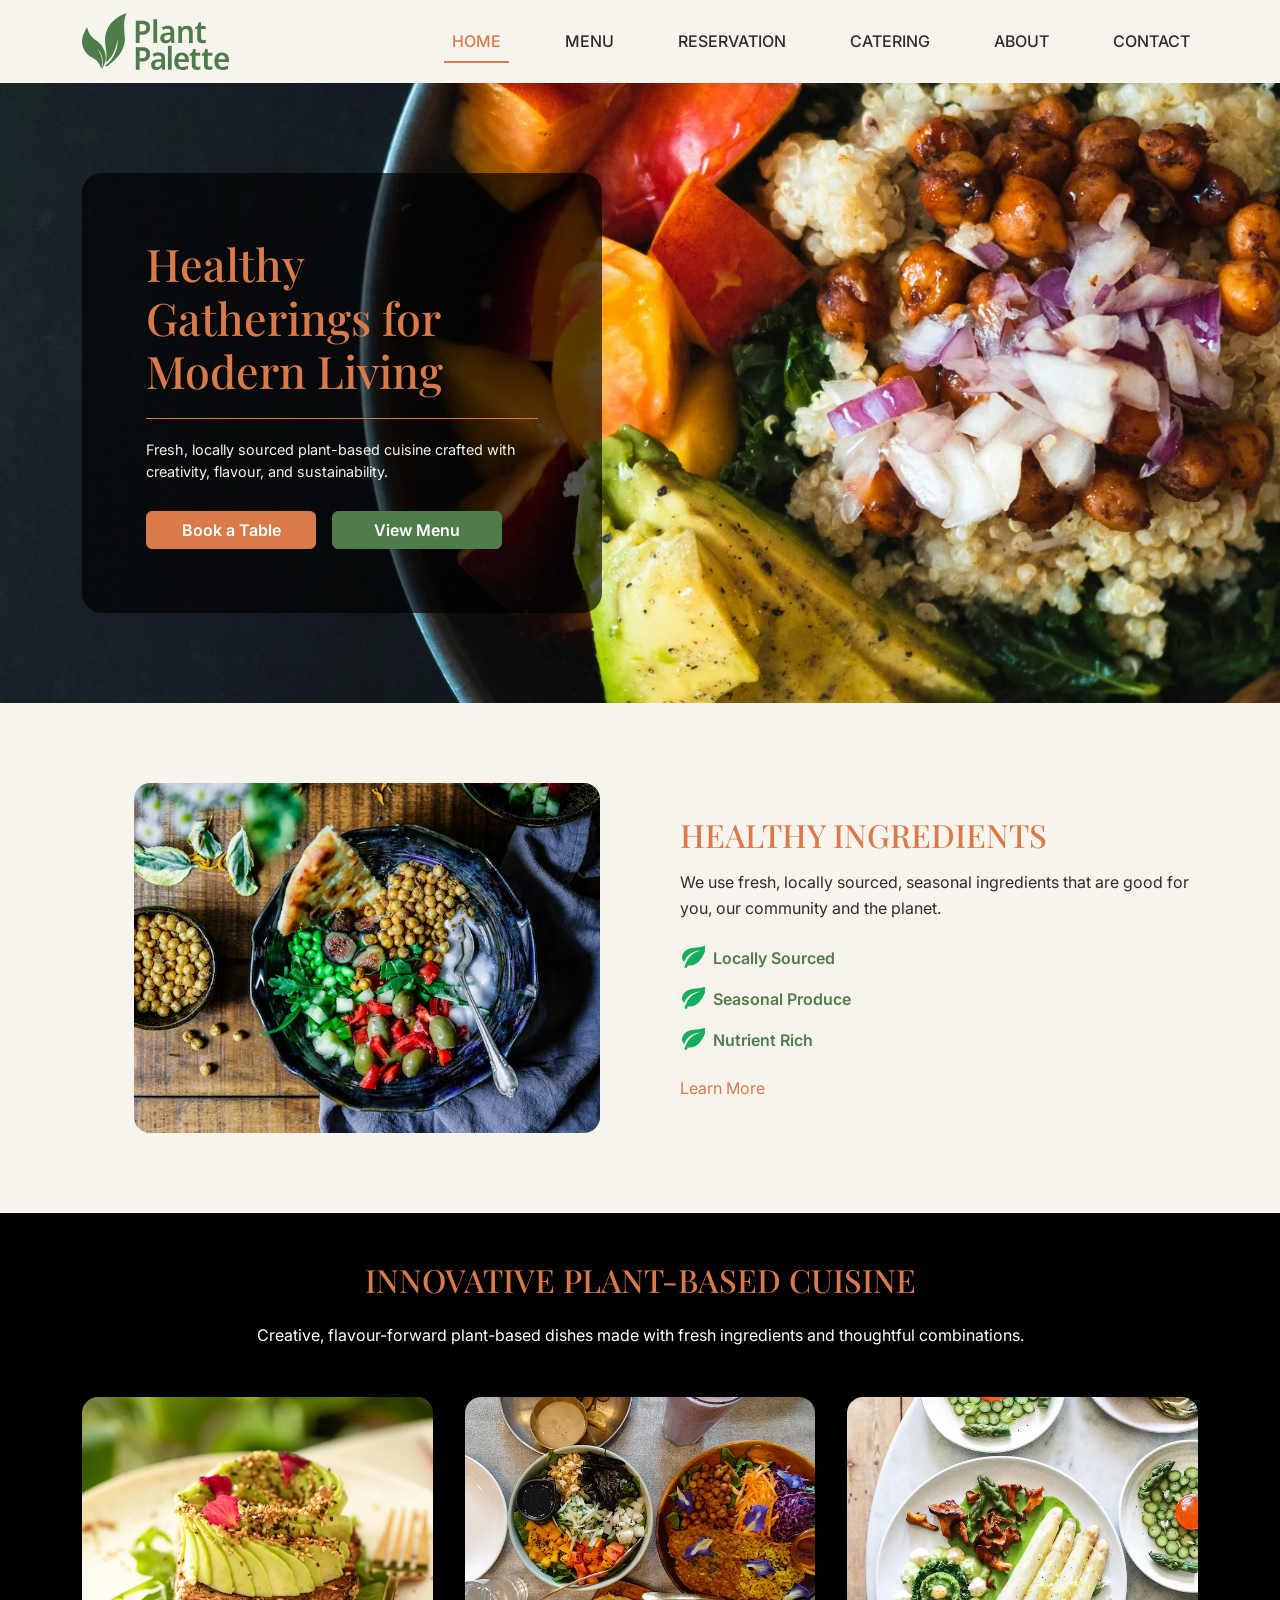
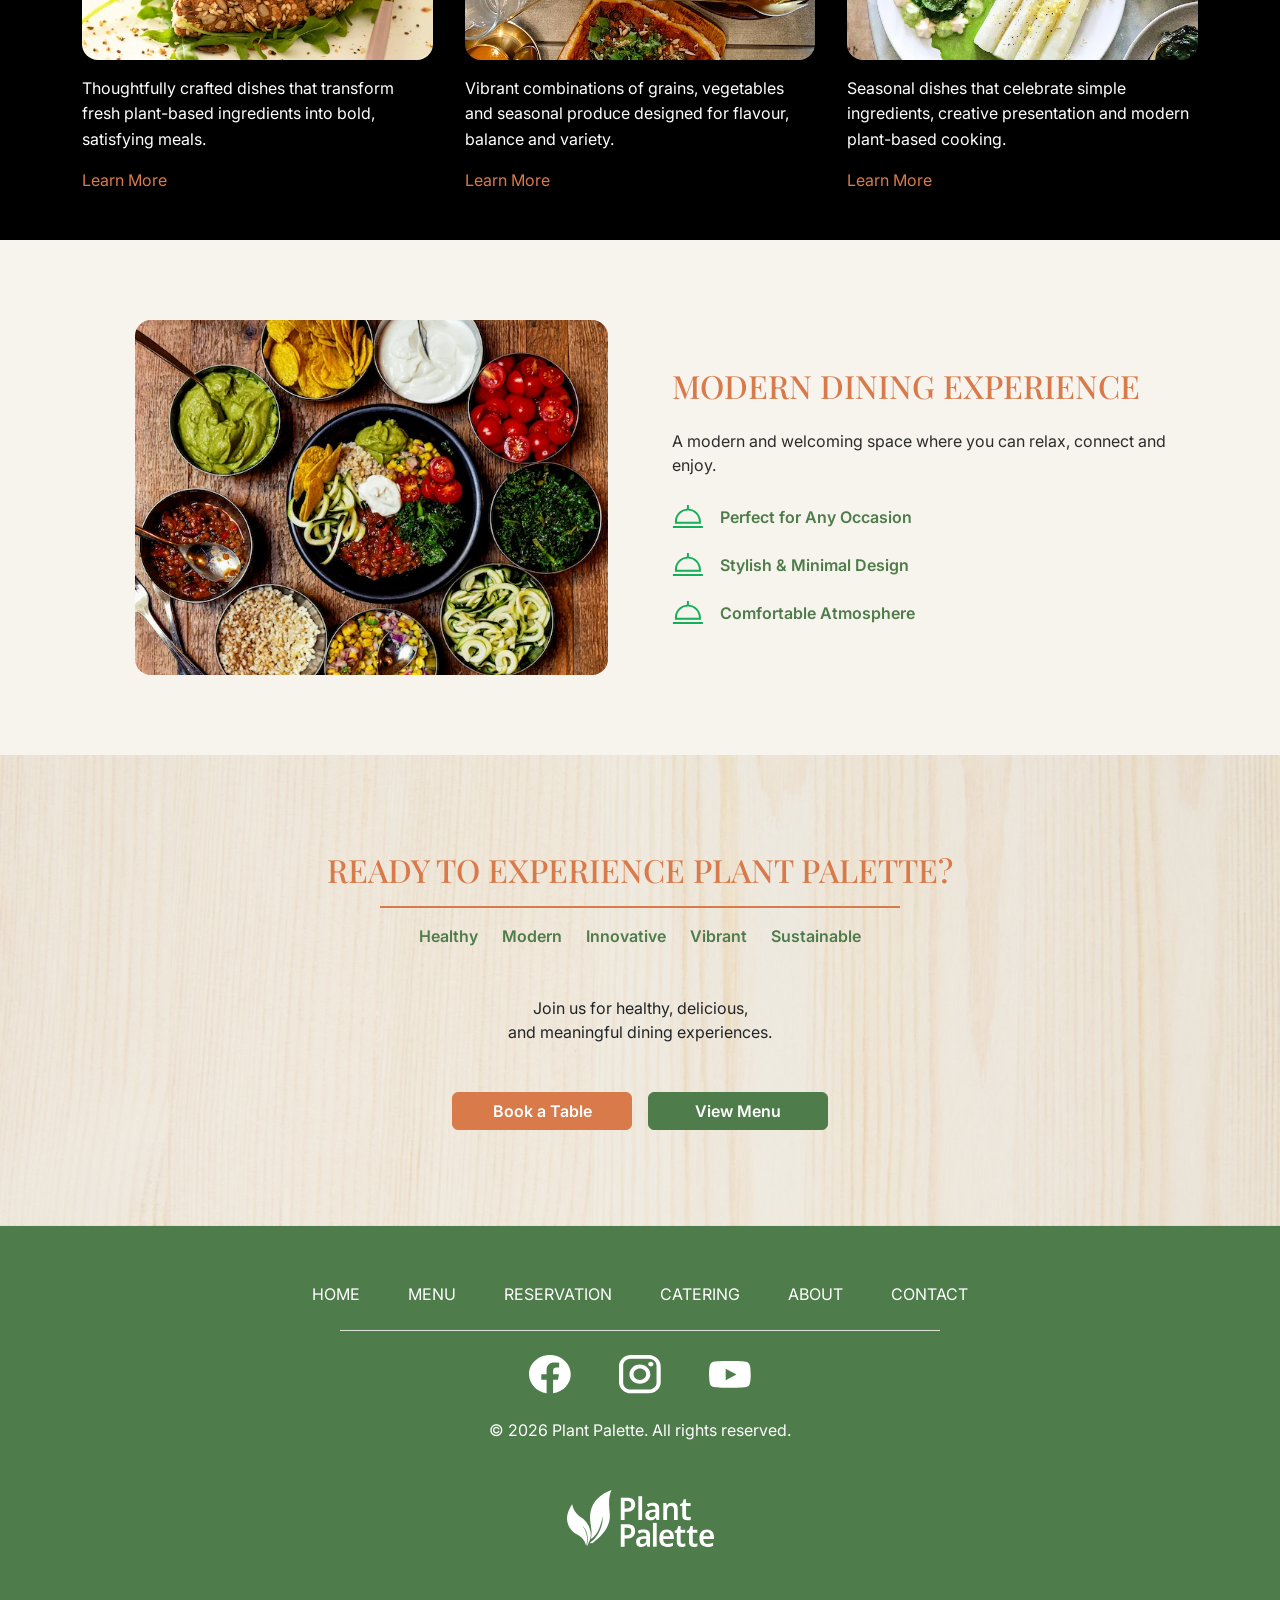
<file: index.html>
<!DOCTYPE html>
<html lang="en">
<head>
    <meta charset="UTF-8">
    <meta name="viewport" content="width=device-width, initial-scale=1.0">
    <meta name="description" content="Plant Palette offers fresh, sustainable plant-based dining in a modern and welcoming atmosphere.">

    <title>Plant Palette | Home</title>

    <link rel="preconnect" href="https://fonts.googleapis.com">
    <link rel="preconnect" href="https://fonts.gstatic.com" crossorigin>
    <link href="https://fonts.googleapis.com/css2?family=Inter:wght@400;500;600;700&family=Playfair+Display:wght@600;700&display=swap" rel="stylesheet">

    <link href="https://cdn.jsdelivr.net/npm/bootstrap@5.3.8/dist/css/bootstrap.min.css" rel="stylesheet" integrity="sha384-sRIl4kxILFvY47J16cr9ZwB07vP4J8+LH7qKQnuqkuIAvNWLzeN8tE5YBujZqJLB" crossorigin="anonymous">

    <link rel="stylesheet" href="https://cdnjs.cloudflare.com/ajax/libs/animate.css/4.1.1/animate.min.css">

    <link rel="stylesheet" href="css/style.css">
</head>

<body>

    <a href="#main-content" class="visually-hidden-focusable">Skip to main content</a>
    
    <!-- Header -->
    <header>
        <nav class="navbar navbar-expand-md">
            <div class="container">
             
                <a class="navbar-brand" href="index.html">
                    <img src="images/logo.svg" alt="Plant Palette"> 
                </a>

                <button
                    class="navbar-toggler"
                    type="button"
                    data-bs-toggle="collapse"
                    data-bs-target="#main-nav"
                    aria-controls="main-nav"
                    aria-expanded="false"
                    aria-label="Toggle navigation"
                >
                   <span class="navbar-toggler-icon"></span>
                </button>

                <div class="collapse navbar-collapse" id="main-nav">
                    <ul class="navbar-nav ms-auto gap-md-2 gap-lg-3 gap-xl-5 text-uppercase">
                        <li class="nav-item">
                            <a class="nav-link active" aria-current="page" href="index.html">Home</a>
                        </li>

                        <li class="nav-item">
                            <a class="nav-link" href="#">Menu</a>
                        </li>

                        <li class="nav-item">
                            <a class="nav-link" href="reservation.html">Reservation</a>
                        </li>

                        <li class="nav-item">
                            <a class="nav-link" href="#">Catering</a>
                        </li>

                        <li class="nav-item">
                            <a class="nav-link" href="about.html">About</a>
                        </li>

                        <li class="nav-item">
                            <a class="nav-link" href="#">Contact</a>
                        </li>
                    </ul>
                </div>

            </div>
        </nav>
    </header>

    <main id="main-content">

         <!-- Hero Section -->
        <section class="hero">
            <img
                class="hero-image"
                src="images/hero-1200.webp"
                srcset="
                    images/hero-640.webp 640w,
                    images/hero-1200.webp 1200w,
                    images/hero-1920.webp 1920w
                "
                sizes="100vw"
                alt="Plant-based bowl with quinoa, chickpeas, vegetables, and avocado"
            >
                
            <div class="container d-flex justify-content-center justify-content-md-start">
                <div class="hero-content animate__animated animate__fadeInUp">
                    <h1>Healthy Gatherings for Modern Living</h1>
                    <div class="hero-divider"></div>
                    <p>Fresh, locally sourced plant-based cuisine crafted with creativity, flavour, and sustainability.</p>

                    <div class="d-flex flex-column flex-md-row gap-3 align-items-center align-items-md-start">
                        <a class="btn btn-accent" href="reservation.html">
                            Book a Table
                        </a>
    
                        <a class="btn btn-primary" href="#innovative-cuisine">
                            View Menu
                        </a>
                    </div>
                </div>
            </div>
        </section>

        <!-- Healthy Ingredients Section -->
        <section class="healthy-ingredients">
            <div class="container">

                <div class="d-md-none ingredients-mobile-intro">
                    <h2 class="text-uppercase text-center mb-4">
                        Healthy Ingredients
                    </h2>

                    <p class="ingredients-intro mb-4">
                        We use fresh, locally sourced, seasonal ingredients that
                        are good for you, our community and the planet.
                    </p>
                </div>

                <div class="row align-items-center g-3 g-md-3 g-xl-5">

                    <div class="col-12 col-md-7 col-xl-6">
                        <img
                            class="img-fluid rounded-4 ingredients-image"
                            src="images/ingredients-1200.webp"
                            srcset="
                                images/ingredients-640.webp 640w,
                                images/ingredients-1200.webp 1200w
                            "
                            sizes="(min-width: 1200px) 40vw,
                                   (min-width: 768px) 58vw,
                                   100vw"
                            alt="Plant-based bowl with chickpeas, vegetables, olives, and greens"
                        >
                    </div>

                    <div class="col-12 col-md-5 col-xl-6">

                        <div class="d-none d-md-block">
                            <h2 class="text-uppercase mb-3">
                                Healthy Ingredients
                            </h2>

                            <p class="ingredients-intro mb-4">
                                We use fresh, locally sourced, seasonal ingredients that
                                are good for you, our community and the planet.
                            </p>
                        </div>

                        <ul class="ingredients-list list-unstyled row text-center text-md-start mb-4">

                            <li class="col-4 col-md-12 mb-md-3">
                                <div class="d-flex flex-column flex-md-row align-items-center gap-1 gap-md-2">
                                    <img src="images/leaf-icon.svg" alt="" width="25" height="25">
                                    <span>Locally Sourced</span>
                                </div>
                            </li>

                            <li class="col-4 col-md-12 mb-md-3">
                                <div class="d-flex flex-column flex-md-row align-items-center gap-1 gap-md-2">
                                    <img src="images/leaf-icon.svg" alt="" width="25" height="25">
                                    <span>Seasonal Produce</span>
                                </div>
                            </li>

                            <li class="col-4 col-md-12">
                                <div class="d-flex flex-column flex-md-row align-items-center gap-1 gap-md-2">
                                    <img src="images/leaf-icon.svg" alt="" width="25" height="25">
                                    <span>Nutrient Rich</span>
                                </div>
                            </li>

                        </ul>

                        <div class="text-center text-md-start">
                            <a class="learn-more" href="about.html">
                                Learn More
                            </a>
                        </div>
                    </div>
                </div>
            </div>
        </section>

        <!-- Innovative Cuisine Section-->
        <section class="innovative-cuisine py-5" id="innovative-cuisine">
            <div class="container">

                <div class="text-center mb-5">
                    <h2 class="text-uppercase mb-4">
                        Innovative Plant-Based Cuisine
                    </h2>

                    <p class="cuisine-intro mx-auto mb-0 text-start text-md-center">
                            Creative, flavour-forward plant-based dishes made with
                            fresh ingredients and thoughtful combinations.
                    </p>
                </div>

                <div class="row g-4">

                    <!-- Card 1 -->
                    <div class="col-12 col-md-6 col-xl-4">
                        <article class="cuisine-card h-100 d-flex flex-column">
                            <img
                                class="img-fluid rounded-4 cuisine-image mb-3"
                                src="images/cuisine-1-1200.webp"
                                srcset="
                                images/cuisine-1-640.webp 640w,
                                images/cuisine-1-1200.webp 1200w
                                "
                                sizes="
                                    (min-width: 1200px) 33vw,
                                    (min-width: 768px) 50vw,
                                    100vw
                                "
                                alt="Plant-based avocado dish with fresh vegetables"
                            >

                            <p class="mb-3">
                            Thoughtfully crafted dishes that transform fresh
                            plant-based ingredients into bold, satisfying meals.
                            </p>

                            <a class="learn-more mt-auto" href="about.html">
                                Learn More
                            </a>
                        </article>
                    </div>

                    <!-- Card 2 -->
                    <div class="col-12 col-md-6 col-xl-4">
                        <article class="cuisine-card h-100 d-flex flex-column">
                            <img
                                class="img-fluid rounded-4 cuisine-image mb-3"
                                src="images/cuisine-2-1200.webp"
                                srcset="
                                images/cuisine-2-640.webp 640w,
                                images/cuisine-2-1200.webp 1200w
                            "
                                sizes="
                                    (min-width: 1200px) 33vw,
                                    (min-width: 768px) 50vw,
                                    100vw
                                "
                                alt="Colourful bowls filled with fresh plant-based ingredients"
                            >

                            <p class="mb-3">
                                Vibrant combinations of grains, vegetables and seasonal
                                produce designed for flavour, balance and variety.
                            </p>

                            <a class="learn-more mt-auto" href="about.html">
                                Learn More
                            </a>
                        </article>
                    </div>

                    <!-- Card 3 -->
                    <div class="col-12 col-md-6 col-xl-4 mx-md-auto">
                        <article class="cuisine-card h-100 d-flex flex-column">
                            <img
                                class="img-fluid rounded-4 cuisine-image mb-3"
                                src="images/cuisine-3-1200.webp"
                                srcset="
                                    images/cuisine-3-640.webp 640w,
                                    images/cuisine-3-1200.webp 1200w
                                "
                                sizes="
                                    (min-width: 1200px) 33vw,
                                    (min-width: 768px) 50vw,
                                    100vw
                                "
                                alt="Plant-based asparagus dish served with fresh vegetables"
                            >

                            <p class="mb-3">
                                Seasonal dishes that celebrate simple ingredients,
                                creative presentation and modern plant-based cooking.
                            </p>

                            <a class="learn-more mt-auto" href="about.html">
                                Learn More
                            </a>
                        </article>
                    </div>

                </div>
            </div>
        </section>

        <!-- Modern Dining Section -->
        <section class="modern-dining">
            <div class="container">

                <div class="d-md-none">
                    <h2 class="text-uppercase text-center mb-4">
                        Modern Dining Experience
                    </h2>

                    <p class="mb-5">
                        A modern and welcoming space where you can relax,
                        connect and enjoy.
                    </p>
                </div>

                <div class="row align-items-center g-4">

                    <!-- Image -->
                    <div class="col-12 col-md-6">
                        <img
                            class="img-fluid rounded-4 dining-image"
                            src="images/dining-1200.webp"
                            srcset="
                                images/dining-640.webp 640w,
                                images/dining-1200.webp 1200w
                            "
                            sizes="(min-width: 768px) 50vw, 100vw"
                            alt="Plant-based meal with vegetables, grains, beans, avocado, and fresh toppings"
                        >
                    </div>

                    <div class="col-12 col-md-6">

                        <div class="d-none d-md-block">
                            <h2 class="text-uppercase mb-4">
                                Modern Dining Experience
                            </h2>

                            <p class="mb-4">
                                A modern and welcoming space where you can relax,
                                connect and enjoy.
                            </p>
                        </div>

                
                        <ul class="dining-list list-unstyled mb-0">

                            <li class="d-flex align-items-center gap-3 mb-3">
                                <img
                                    src="images/dining-icon.svg"
                                    alt=""
                                    width="32"
                                    height="32"
                                >
                                <span class="fw-semibold">
                                    Perfect for Any Occasion
                                </span>
                            </li>

                            <li class="d-flex align-items-center gap-3 mb-3">
                                <img
                                    src="images/dining-icon.svg"
                                    alt=""
                                    width="32"
                                    height="32"
                                >
                                <span class="fw-semibold">
                                    Stylish &amp; Minimal Design
                                </span>
                            </li>

                            <li class="d-flex align-items-center gap-3">
                                <img
                                    src="images/dining-icon.svg"
                                    alt=""
                                    width="32"
                                    height="32"
                                >
                                <span class="fw-semibold">
                                    Comfortable Atmosphere
                                </span>
                            </li>

                        </ul>

                    </div>
                </div>

            </div>
        </section>

        <!-- CTA Section -->
        <section class="cta-section">
            <div class="container text-center">

                <h2 class="text-uppercase mb-3">
                    Ready to Experience Plant Palette?
                </h2>

                <div class="cta-divider mx-auto mb-3"></div>

                <div class="cta-keywords d-flex justify-content-center flex-wrap gap-2 gap-md-3 gap-xl-4 fw-semibold text-primary mb-5">
                    <span>Healthy</span>
                    <span>Modern</span>
                    <span>Innovative</span>
                    <span>Vibrant</span>
                    <span>Sustainable</span>
                </div>

                <p class="mb-5 text-dark">
                    Join us for healthy, delicious,<br>
                    and meaningful dining experiences.
                </p>
            
            
                <div class="d-flex flex-column flex-md-row justify-content-center align-items-center gap-3">
                    <a class="btn btn-accent" href="reservation.html">
                        Book a Table
                    </a>

                    <a class="btn btn-primary" href="#innovative-cuisine">
                        View Menu
                    </a>
                </div>
            </div>
        </section>

    </main>

    <!-- Footer Section -->
    <footer class="site-footer">
   
        <div class="container">

            <div class="d-md-none">

                <div class="row align-items-center">

                    <!-- Navigation -->
                    <div class="col-4">
                        <nav aria-label="Footer navigation">
                            <ul class="list-unstyled mb-0 d-flex flex-column gap-3">
                                <li><a class="footer-link" href="index.html">Home</a></li>
                                <li><a class="footer-link" href="#">Menu</a></li>
                                <li><a class="footer-link" href="reservation.html">Reservation</a></li>
                                <li><a class="footer-link" href="#">Catering</a></li>
                                <li><a class="footer-link" href="about.html">About</a></li>
                                <li><a class="footer-link" href="#">Contact</a></li>
                            </ul>
                        </nav>
                    </div>

                    <!-- Social Icons -->
                    <div class="col-3">
                        <div class="d-flex flex-column align-items-center gap-4">

                            <a href="#" aria-label="Facebook">
                                <img
                                    src="images/facebook-icon.svg"
                                    alt=""
                                    width="42"
                                    height="39"
                                >
                            </a>

                            <a href="#" aria-label="Instagram">
                                <img
                                    src="images/instagram-icon.svg"
                                    alt=""
                                    width="42"
                                    height="39"
                                >
                            </a>

                            <a href="#" aria-label="YouTube">
                                <img
                                    src="images/youtube-icon.svg"
                                    alt=""
                                    width="42"
                                    height="27"
                                >
                            </a>

                        </div>
                    </div>

                    <div class="col-5 ps-4">
                        <p class="mb-0 footer-copyright">
                            &copy; 2026 Plant Palette. All rights reserved.
                        </p>
                    </div>

                </div>

                <hr class="footer-divider my-4">

                <div class="text-center">
                    <img
                        class="footer-logo"
                        src="images/logo-white.svg"
                        alt="Plant Palette"
                    >
                </div>

            </div>

            <!-- Tablet / Desktop -->
            <div class="d-none d-md-block text-center">

                <!-- Navigation -->
                <nav aria-label="Footer navigation">
                    <ul class="list-unstyled mb-4 d-flex justify-content-center gap-4 gap-xl-5">
                        <li><a class="footer-link" href="index.html">Home</a></li>
                        <li><a class="footer-link" href="#">Menu</a></li>
                        <li><a class="footer-link" href="reservation.html">Reservation</a></li>
                        <li><a class="footer-link" href="#">Catering</a></li>
                        <li><a class="footer-link" href="about.html">About</a></li>
                        <li><a class="footer-link" href="#">Contact</a></li>
                    </ul>
                </nav>

                <hr class="footer-divider mx-auto mb-4">

                <!-- Social Icons -->
                <div class="d-flex justify-content-center align-items-center gap-4 gap-xl-5 mb-4">

                    <a href="#" aria-label="Facebook">
                        <img
                            src="images/facebook-icon.svg"
                            alt=""
                            width="42"
                            height="39"
                        >
                    </a>

                    <a href="#" aria-label="Instagram">
                        <img
                            src="images/instagram-icon.svg"
                            alt=""
                            width="42"
                            height="39"
                        >
                    </a>

                    <a href="#" aria-label="YouTube">
                        <img
                            src="images/youtube-icon.svg"
                            alt=""
                            width="42"
                            height="27"
                        >
                    </a>

                </div>
              
                <p class="mb-5">
                    &copy; 2026 Plant Palette. All rights reserved.
                </p>

                <img
                    class="footer-logo"
                    src="images/logo-white.svg"
                    alt="Plant Palette"
                >

            </div>

        </div>
    </footer>
 
    <script src="https://cdn.jsdelivr.net/npm/bootstrap@5.3.8/dist/js/bootstrap.bundle.min.js" integrity="sha384-FKyoEForCGlyvwx9Hj09JcYn3nv7wiPVlz7YYwJrWVcXK/BmnVDxM+D2scQbITxI" crossorigin="anonymous"></script>

</body>
</html>
</file>
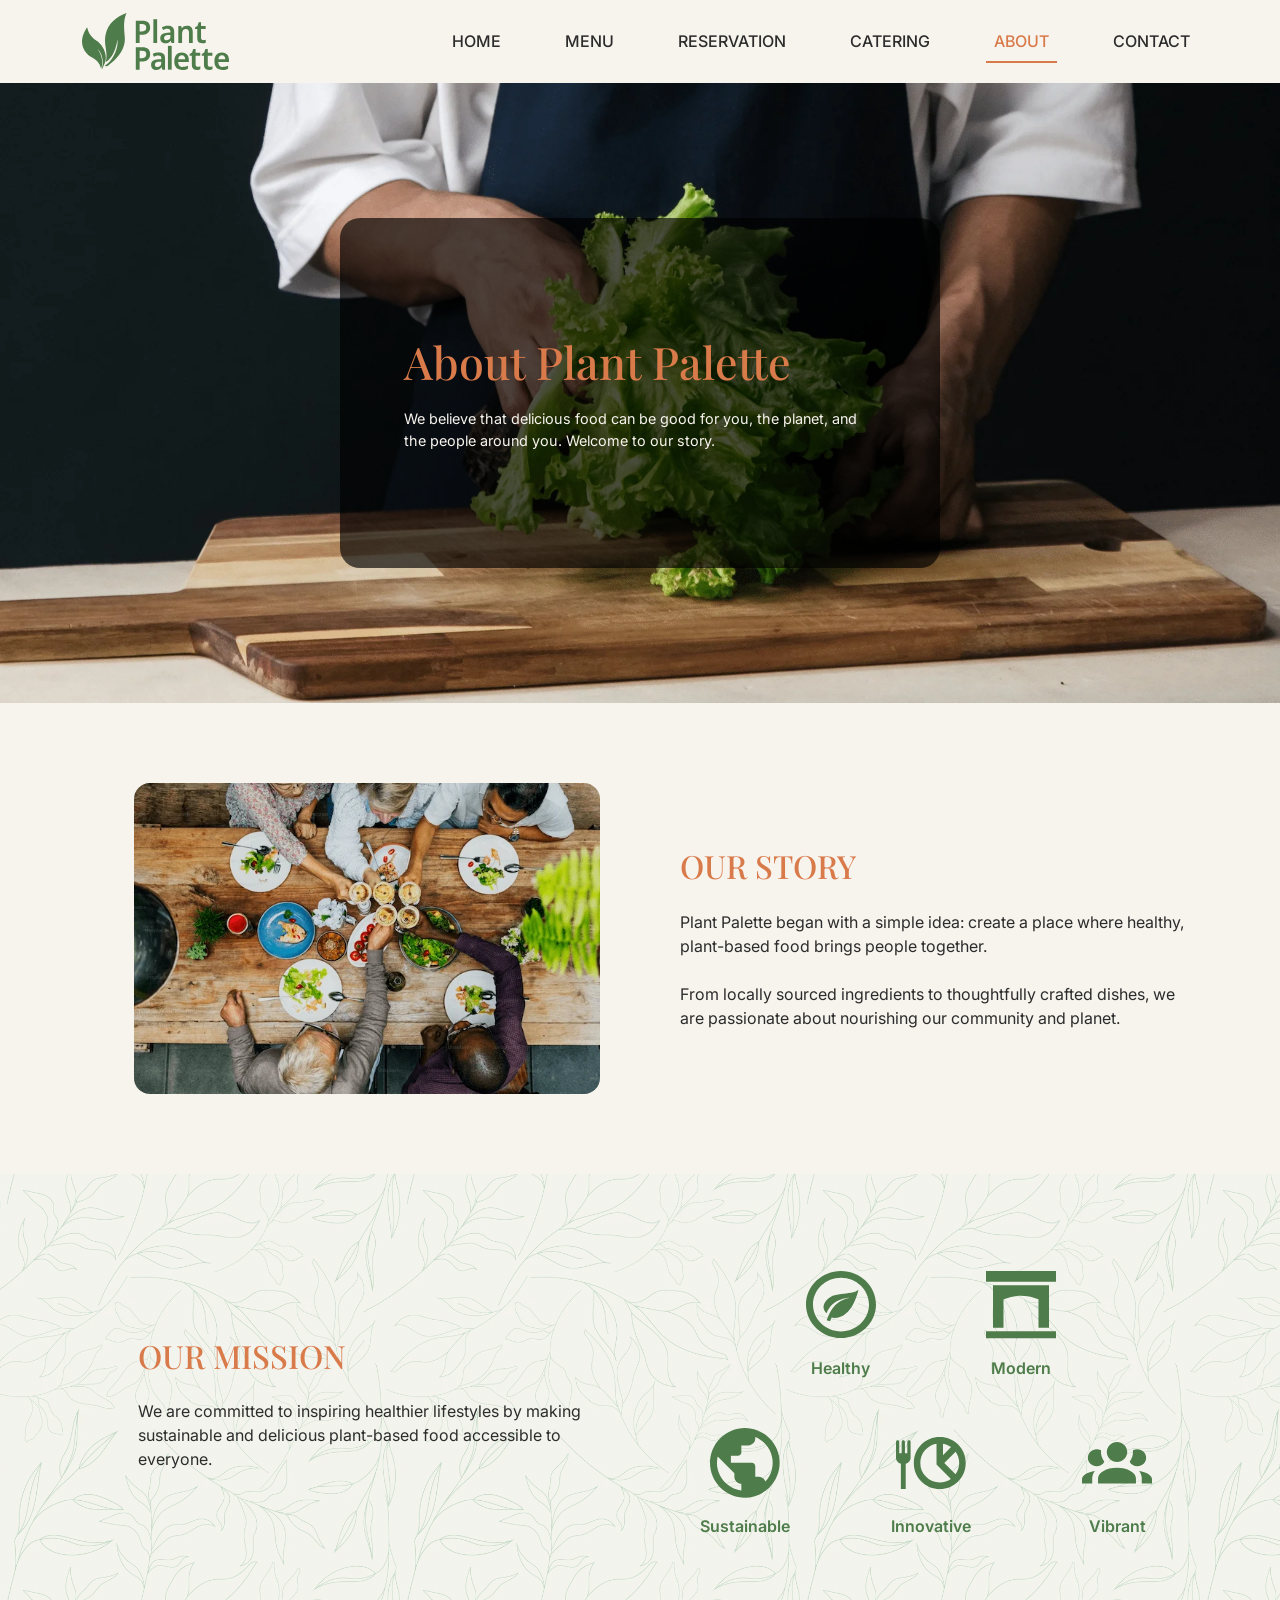
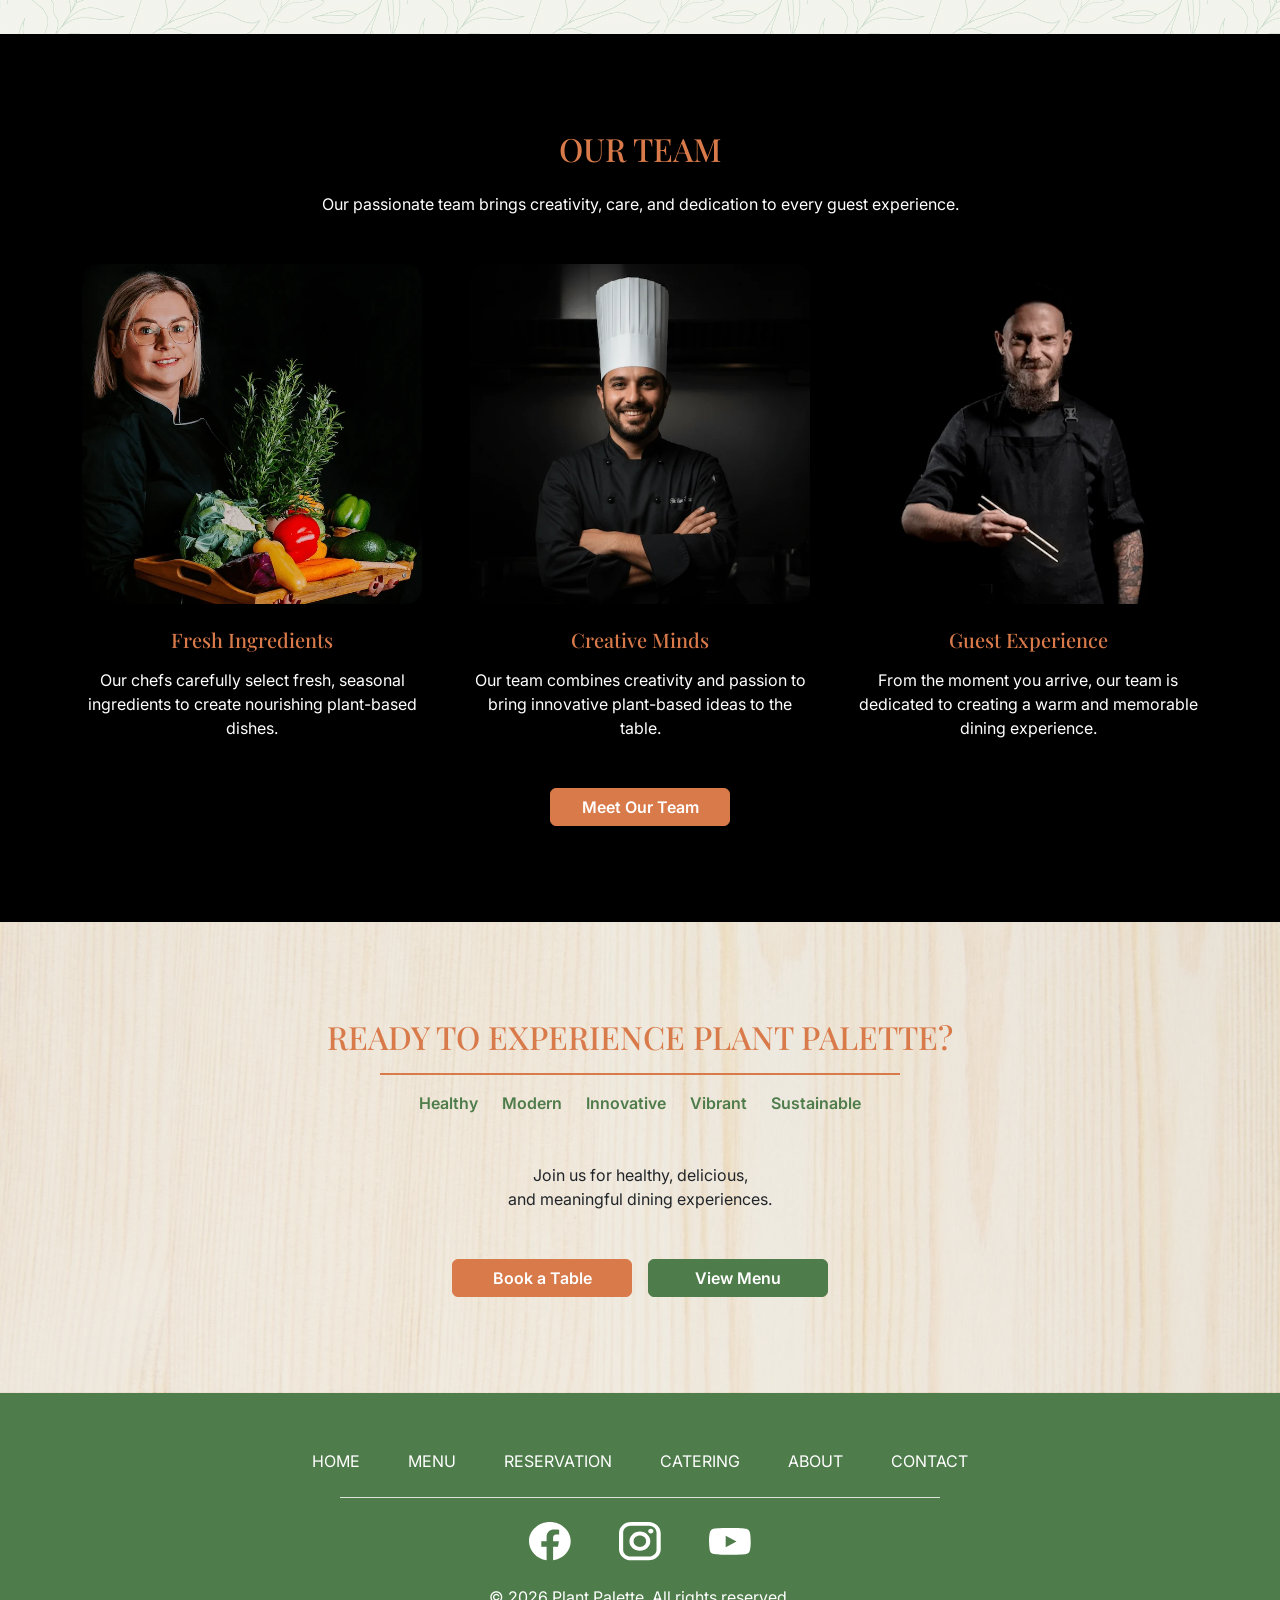
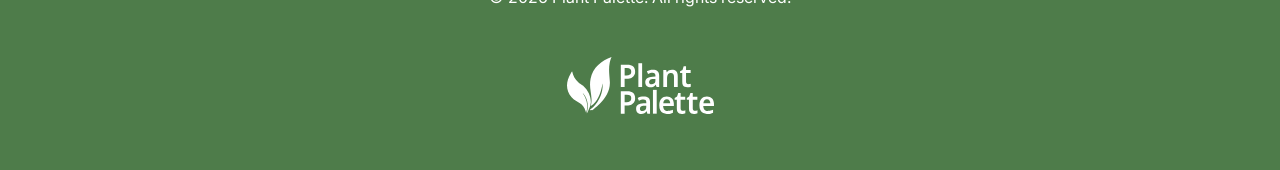
<file: about.html>
<!DOCTYPE html>
<html lang="en">
<head>
    <meta charset="UTF-8">
    <meta name="viewport" content="width=device-width, initial-scale=1.0">
    <meta name="description" content="Learn about Plant Palette, our story, mission, values, and commitment to sustainable plant-based dining.">

    <title>Plant Palette | About</title>

    <link rel="preconnect" href="https://fonts.googleapis.com">
    <link rel="preconnect" href="https://fonts.gstatic.com" crossorigin>
    <link href="https://fonts.googleapis.com/css2?family=Inter:wght@400;500;600;700&family=Playfair+Display:wght@600;700&display=swap" rel="stylesheet">

    <link href="https://cdn.jsdelivr.net/npm/bootstrap@5.3.8/dist/css/bootstrap.min.css" rel="stylesheet" integrity="sha384-sRIl4kxILFvY47J16cr9ZwB07vP4J8+LH7qKQnuqkuIAvNWLzeN8tE5YBujZqJLB" crossorigin="anonymous">

    <link rel="stylesheet" href="https://cdnjs.cloudflare.com/ajax/libs/animate.css/4.1.1/animate.min.css">

    <link rel="stylesheet" href="css/style.css">
</head>

<body>

    <a href="#main-content" class="visually-hidden-focusable">Skip to main content</a>
     
    <!-- Header -->
    <header>
        <nav class="navbar navbar-expand-md">
            <div class="container">
             
                <a class="navbar-brand" href="index.html">
                    <img src="images/logo.svg" alt="Plant Palette"> 
                </a>

                <button
                    class="navbar-toggler"
                    type="button"
                    data-bs-toggle="collapse"
                    data-bs-target="#main-nav"
                    aria-controls="main-nav"
                    aria-expanded="false"
                    aria-label="Toggle navigation"
                >
                   <span class="navbar-toggler-icon"></span>
                </button>

                <div class="collapse navbar-collapse" id="main-nav">
                    <ul class="navbar-nav ms-auto gap-md-2 gap-lg-3 gap-xl-5 text-uppercase">
                        <li class="nav-item">
                            <a class="nav-link" href="index.html">Home</a>
                        </li>

                        <li class="nav-item">
                            <a class="nav-link" href="#">Menu</a>
                        </li>

                        <li class="nav-item">
                            <a class="nav-link" href="reservation.html">Reservation</a>
                        </li>

                        <li class="nav-item">
                            <a class="nav-link" href="#">Catering</a>
                        </li>

                        <li class="nav-item">
                            <a class="nav-link active" aria-current="page" href="about.html">About</a>
                        </li>

                        <li class="nav-item">
                            <a class="nav-link" href="#">Contact</a>
                        </li>
                    </ul>
                </div>

            </div>
        </nav>
    </header>
        
    <main id="main-content">

    <!-- About Hero Section -->
        <section class="hero about-hero">

            <img
                class="hero-image"
                src="images/about-hero-1200.webp"
                srcset="
                    images/about-hero-640.webp 640w,
                    images/about-hero-1200.webp 1200w,
                    images/about-hero-1920.webp 1920w
                "
                sizes="100vw"
                alt="Chef preparing fresh lettuce at Plant Palette"
            >

            <div class="container d-flex justify-content-center">
                <div class="hero-content about-hero-content d-flex flex-column justify-content-center animate__animated animate__fadeInUp">

                    <h1>About Plant Palette</h1>

                    <p class="mb-0">
                        We believe that delicious food can be good for you, the planet,
                        and the people around you. Welcome to our story.
                    </p>

                </div>
            </div>

        </section>      

        <!-- Our Story Section -->
        <section class="our-story">
            <div class="container">

                <!-- Mobile Intro -->
                <div class="d-md-none">
                    <h2 class="text-uppercase text-center mb-4">
                        Our Story
                    </h2>

                    <p class="mb-4">
                        Plant Palette began with a simple idea: create a place where healthy,
                        plant-based food brings people together.
                    </p>

                    <p class="mb-5">
                        From locally sourced ingredients to thoughtfully crafted dishes,
                        we are passionate about nourishing our community and planet.
                    </p>
                </div>

                <div class="row align-items-center g-3 g-md-3 g-xl-5">

                     <!-- Image -->
                    <div class="col-12 col-md-6">
                        <img
                            class="img-fluid rounded-4 our-story-image"
                            src="images/our-story-1200.webp"
                            srcset="
                                images/our-story-640.webp 640w,
                                images/our-story-1200.webp 1200w
                            "
                            sizes="
                                (min-width: 1200px) 40vw,
                                (min-width: 768px) 58vw,
                                100vw
                            "
                            alt="People sharing a meal around a table"
                        >
                    </div>

                    <!-- Tablet / Desktop Content -->
                    <div class="col-12 col-md-6">

                        <div class="d-none d-md-block">
                            <h2 class="text-uppercase mb-4">
                                Our Story
                            </h2>

                            <p class="mb-4">
                                Plant Palette began with a simple idea: create a place where healthy,
                                plant-based food brings people together.
                            </p>

                            <p class="mb-0">
                                From locally sourced ingredients to thoughtfully crafted dishes,
                                we are passionate about nourishing our community and planet.
                            </p>
                        </div>

                    </div>

                </div>
            </div>
        </section>

        <!-- Our Mission Section -->
        <section class="our-mission">
            <div class="container">

                <div class="row align-items-center g-5">

                    <!-- Mission Content -->
                     <div class="col-12 col-md-6 ps-xl-5">
                        <div class="mission-content">

                            <h2 class="text-uppercase text-center text-md-start mb-4">
                                Our Mission
                            </h2>

                            <p class="mb-0">
                                We are committed to inspiring healthier lifestyles by making
                                sustainable and delicious plant-based food accessible to everyone.
                            </p>

                        </div>
                    </div>

                    <!-- Mission Features -->
                    <div class="col-12 col-md-6">

                        <!-- First Row -->
                        <div class="row justify-content-center text-center g-2 mb-5">

                            <div class="col-5 col-md-4">
                                <img
                                    class="mission-icon"
                                    src="images/healthy-icon.svg"
                                    alt=""
                                >
                                <p class="fw-semibold text-primary mb-0">
                                    Healthy
                                </p>
                            </div>

                            <div class="col-5 col-md-4">
                                <img
                                    class="mission-icon"
                                    src="images/modern-icon.svg"
                                    alt=""
                                >
                                <p class="fw-semibold text-primary mb-0">
                                    Modern
                                </p>
                            </div>

                        </div>

                        <!-- Second Row -->
                        <div class="row justify-content-center text-center g-4">

                            <div class="col-4">
                                <img
                                    class="mission-icon"
                                    src="images/sustainable-icon.svg"
                                    alt=""
                                >
                                <p class="fw-semibold text-primary mb-0">
                                    Sustainable
                                </p>
                            </div>

                            <div class="col-4">
                                <img
                                    class="mission-icon"
                                    src="images/innovative-icon.svg"
                                    alt=""
                                >
                                <p class="fw-semibold text-primary mb-0">
                                    Innovative
                                </p>
                            </div>

                            <div class="col-4">
                                <img
                                    class="mission-icon"
                                    src="images/vibrant-icon.svg"
                                    alt=""
                                >
                                <p class="fw-semibold text-primary mb-0">
                                    Vibrant
                                </p>
                            </div>

                        </div>

                    </div>

                 </div>

            </div>
        </section>

        <!-- Our Team Section -->
        <section class="our-team">
            <div class="container">

                <!-- Section Intro -->
                <div class="team-intro text-center mx-auto">
                    <h2 class="text-uppercase mb-4">
                    Our Team
                    </h2>

                    <p class="mb-5">
                        Our passionate team brings creativity, care, and dedication
                        to every guest experience.
                    </p>
                </div>

                <!-- Team Members -->
                <div class="row g-5 text-center">

                    <!-- Fresh Ingredients -->
                    <div class="col-12 col-md-6 col-xl-4 order-1 ps-md-4">
                        <div class="team-member">

                            <img
                                class="img-fluid rounded-4 team-image"
                                src="images/fresh-ingredients-1200.webp"
                                srcset="
                                    images/fresh-ingredients-640.webp 640w,
                                    images/fresh-ingredients-1200.webp 1200w
                                "
                                sizes="
                                    (min-width: 1200px) 33vw,
                                    (min-width: 768px) 50vw,
                                    100vw
                                "
                                alt="Chef preparing fresh ingredients"
                            >

                            <h3 class="mt-4 mb-3 fs-5">
                                Fresh Ingredients
                            </h3>

                            <p class="mb-0">
                                Our chefs carefully select fresh, seasonal ingredients
                                to create nourishing plant-based dishes.
                            </p>

                        </div>
                    </div>

                    <!-- Creative Minds -->
                    <div class="col-12 col-md-6 col-xl-4 order-3 order-xl-2 mx-md-auto mx-xl-0">
                        <div class="team-member">

                            <img
                                class="img-fluid rounded-4 team-image"
                                src="images/creative-minds-1200.webp"
                                srcset="
                                    images/creative-minds-640.webp 640w,
                                    images/creative-minds-1200.webp 1200w
                                "
                                sizes="
                                    (min-width: 1200px) 33vw,
                                    (min-width: 768px) 50vw,
                                    100vw
                                "
                                alt="Chef preparing a creative plant-based dish"
                            >

                            <h3 class="mt-4 mb-3 fs-5">
                                Creative Minds
                            </h3>

                            <p class="mb-0">
                                Our team combines creativity and passion to bring
                                innovative plant-based ideas to the table.
                            </p>

                        </div>
                    </div>

                    <!-- Guest Experience -->
                    <div class="col-12 col-md-6 col-xl-4 order-2 order-xl-3">
                        <div class="team-member">

                            <img
                                class="img-fluid rounded-4 team-image"
                                src="images/guest-experience-1200.webp"
                                srcset="
                                    images/guest-experience-640.webp 640w,
                                    images/guest-experience-1200.webp 1200w
                                "
                                sizes="
                                    (min-width: 1200px) 33vw,
                                    (min-width: 768px) 50vw,
                                    100vw
                                "
                                alt="Restaurant team member providing guest service"
                            >

                            <h3 class="mt-4 mb-3 fs-5">
                                Guest Experience
                            </h3>

                            <p class="mb-0">
                                From the moment you arrive, our team is dedicated
                                to creating a warm and memorable dining experience.
                            </p>

                        </div>
                    </div>

                </div>

                <!-- CTA -->
                <div class="text-center mt-5">
                    <a class="btn btn-accent" href="#">
                        Meet Our Team
                    </a>
                </div>

            </div>
        </section>

         <!-- About CTA Section -->
        <section class="cta-section">
            <div class="container text-center">

                <h2 class="text-uppercase mb-3">
                    Ready to Experience Plant Palette?
                </h2>

                <div class="cta-divider mx-auto mb-3"></div>

                <div class="cta-keywords d-flex justify-content-center flex-wrap gap-2 gap-md-3 gap-xl-4 fw-semibold text-primary mb-5">
                    <span>Healthy</span>
                    <span>Modern</span>
                    <span>Innovative</span>
                    <span>Vibrant</span>
                    <span>Sustainable</span>
                </div>

                <p class="mb-5 text-dark">
                    Join us for healthy, delicious,<br>
                    and meaningful dining experiences.
                </p>
            
            
                <div class="d-flex flex-column flex-md-row justify-content-center align-items-center gap-3">
                    <a class="btn btn-accent" href="reservation.html">
                        Book a Table
                    </a>

                    <a class="btn btn-primary" href="index.html#innovative-cuisine">
                        View Menu
                    </a>
                </div>
            </div>
        </section>
    
    </main>

     <!-- About Footer Section -->
    <footer class="site-footer">
   
        <div class="container">

            <div class="d-md-none">

                <div class="row align-items-center">

                    <!-- Navigation -->
                    <div class="col-4">
                        <nav aria-label="Footer navigation">
                            <ul class="list-unstyled mb-0 d-flex flex-column gap-3">
                                <li><a class="footer-link" href="index.html">Home</a></li>
                                <li><a class="footer-link" href="#">Menu</a></li>
                                <li><a class="footer-link" href="reservation.html">Reservation</a></li>
                                <li><a class="footer-link" href="#">Catering</a></li>
                                <li><a class="footer-link" href="about.html">About</a></li>
                                <li><a class="footer-link" href="#">Contact</a></li>
                            </ul>
                        </nav>
                    </div>

                    <!-- Social Icons -->
                    <div class="col-3">
                        <div class="d-flex flex-column align-items-center gap-4">

                            <a href="#" aria-label="Facebook">
                                <img
                                    src="images/facebook-icon.svg"
                                    alt=""
                                    width="42"
                                    height="39"
                                >
                            </a>

                            <a href="#" aria-label="Instagram">
                                <img
                                    src="images/instagram-icon.svg"
                                    alt=""
                                    width="42"
                                    height="39"
                                >
                            </a>

                            <a href="#" aria-label="YouTube">
                                <img
                                    src="images/youtube-icon.svg"
                                    alt=""
                                    width="42"
                                    height="27"
                                >
                            </a>

                        </div>
                    </div>

                    <div class="col-5 ps-4">
                        <p class="mb-0 footer-copyright">
                            &copy; 2026 Plant Palette. All rights reserved.
                        </p>
                    </div>

                </div>

                <hr class="footer-divider my-4">

                <div class="text-center">
                    <img
                        class="footer-logo"
                        src="images/logo-white.svg"
                        alt="Plant Palette"
                    >
                </div>

            </div>

            <!-- Tablet / Desktop -->
            <div class="d-none d-md-block text-center">

                <!-- Navigation -->
                <nav aria-label="Footer navigation">
                    <ul class="list-unstyled mb-4 d-flex justify-content-center gap-4 gap-xl-5">
                        <li><a class="footer-link" href="index.html">Home</a></li>
                        <li><a class="footer-link" href="#">Menu</a></li>
                        <li><a class="footer-link" href="reservation.html">Reservation</a></li>
                        <li><a class="footer-link" href="#">Catering</a></li>
                        <li><a class="footer-link" href="about.html">About</a></li>
                        <li><a class="footer-link" href="#">Contact</a></li>
                    </ul>
                </nav>

                <hr class="footer-divider mx-auto mb-4">

                <!-- Social Icons -->
                <div class="d-flex justify-content-center align-items-center gap-4 gap-xl-5 mb-4">

                    <a href="#" aria-label="Facebook">
                        <img
                            src="images/facebook-icon.svg"
                            alt=""
                            width="42"
                            height="39"
                        >
                    </a>

                    <a href="#" aria-label="Instagram">
                        <img
                            src="images/instagram-icon.svg"
                            alt=""
                            width="42"
                            height="39"
                        >
                    </a>

                    <a href="#" aria-label="YouTube">
                        <img
                            src="images/youtube-icon.svg"
                            alt=""
                            width="42"
                            height="27"
                        >
                    </a>

                </div>
              
                <p class="mb-5">
                    &copy; 2026 Plant Palette. All rights reserved.
                </p>

                <img
                    class="footer-logo"
                    src="images/logo-white.svg"
                    alt="Plant Palette"
                >

            </div>

        </div>
    </footer>

    <script src="https://cdn.jsdelivr.net/npm/bootstrap@5.3.8/dist/js/bootstrap.bundle.min.js" integrity="sha384-FKyoEForCGlyvwx9Hj09JcYn3nv7wiPVlz7YYwJrWVcXK/BmnVDxM+D2scQbITxI" crossorigin="anonymous"></script>

</body>
</html>
</file>
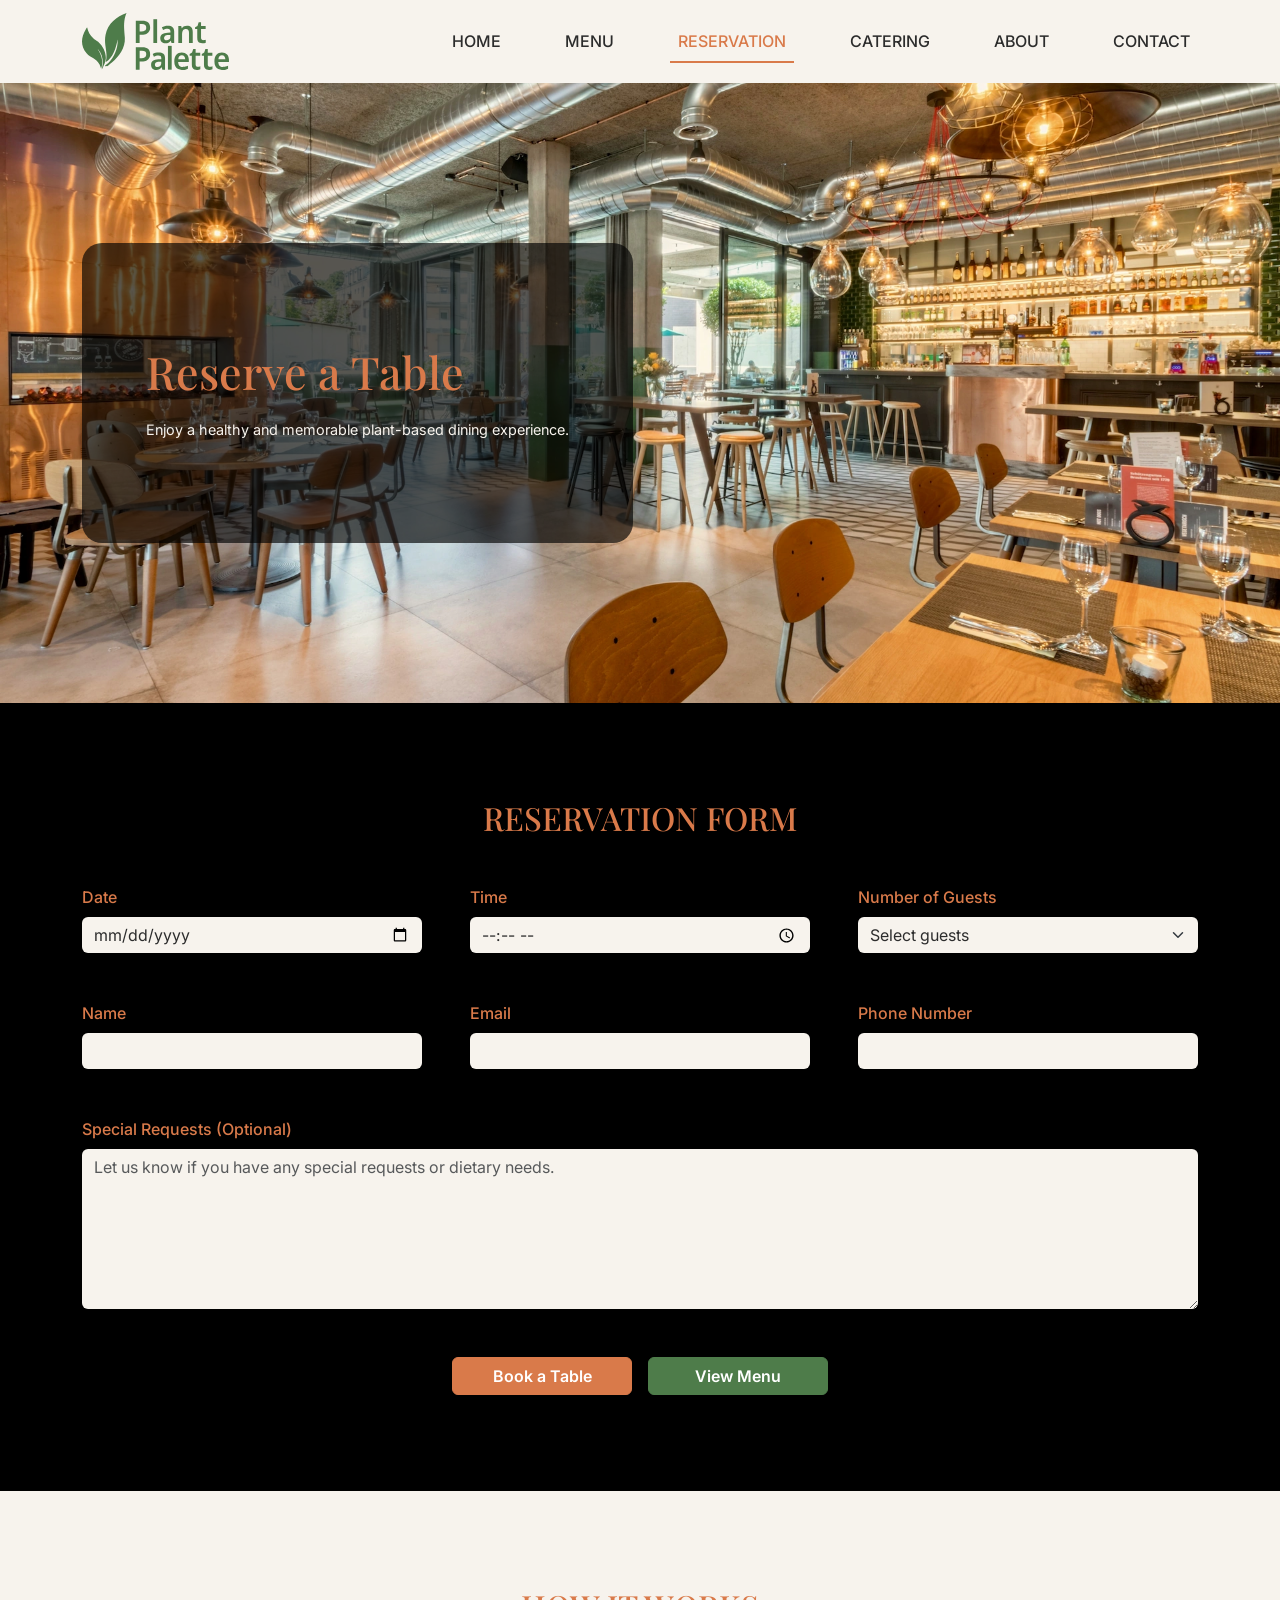
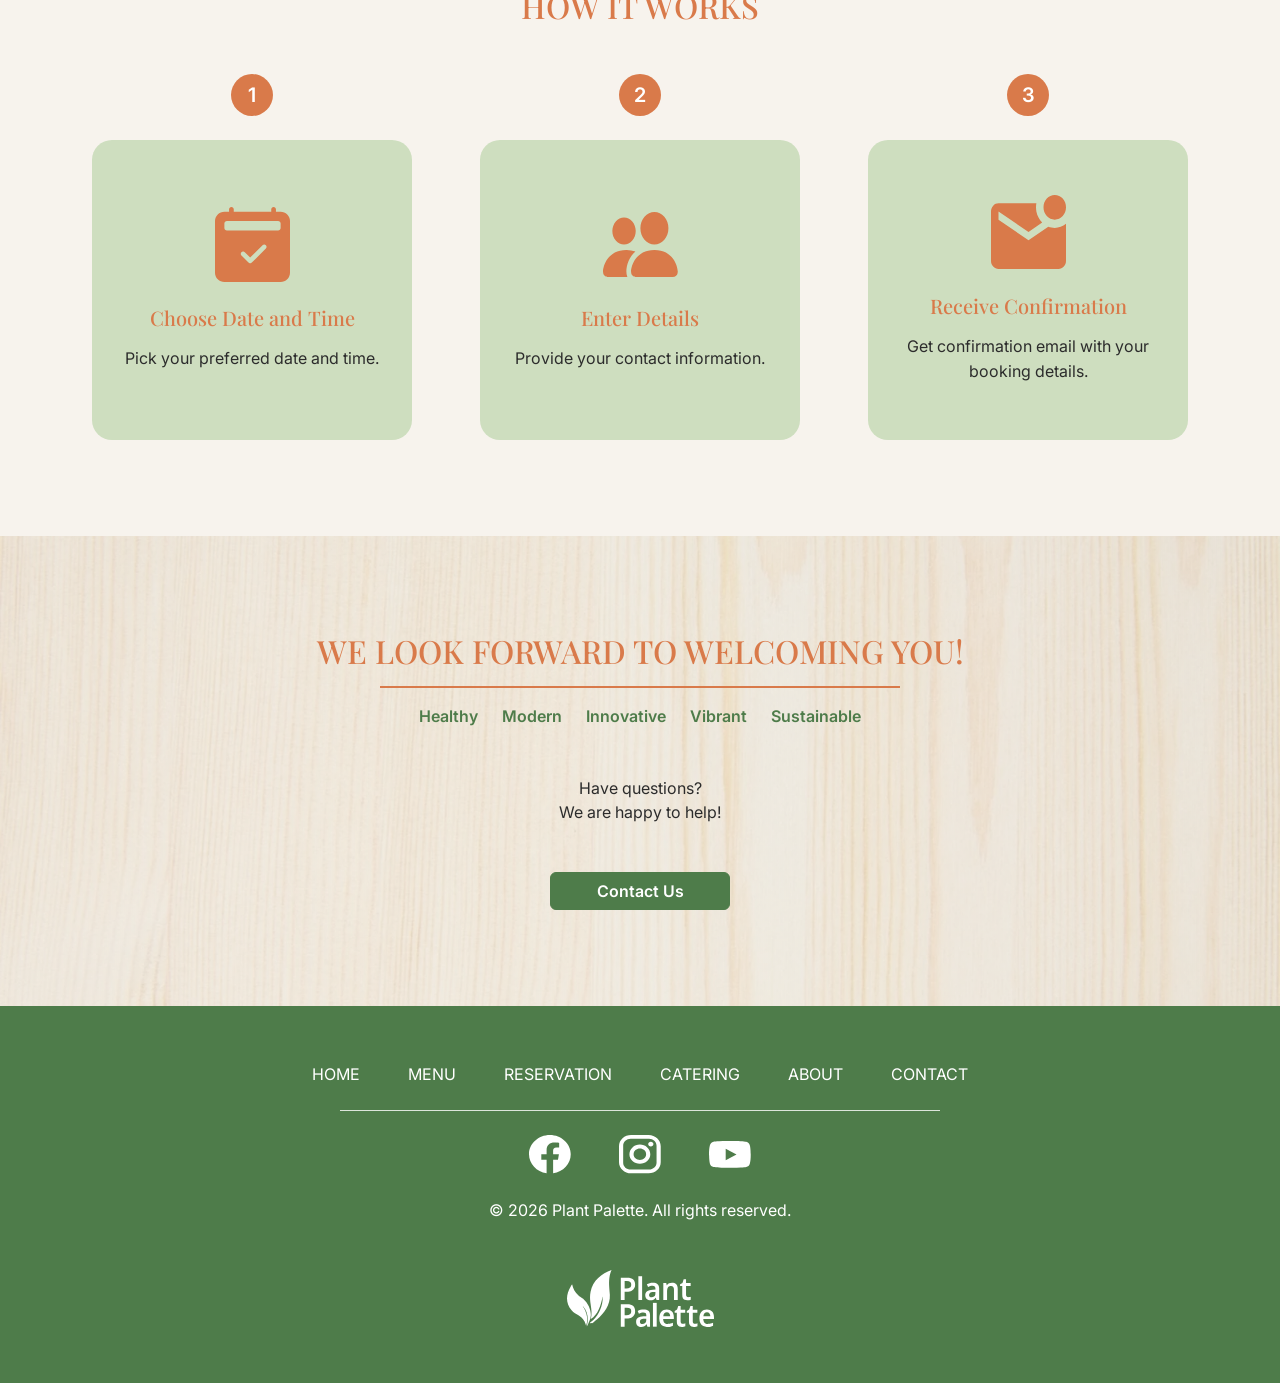
<file: reservation.html>
<!DOCTYPE html>
<html lang="en">
<head>
    <meta charset="UTF-8">
    <meta name="viewport" content="width=device-width, initial-scale=1.0">
    <meta name="description" content="Reserve a table at Plant Palette and enjoy fresh, sustainable plant-based dining in a welcoming atmosphere.">

    <title>Plant Palette | Reservation</title>

    <link rel="preconnect" href="https://fonts.googleapis.com">
    <link rel="preconnect" href="https://fonts.gstatic.com" crossorigin>
    <link href="https://fonts.googleapis.com/css2?family=Inter:wght@400;500;600;700&family=Playfair+Display:wght@600;700&display=swap" rel="stylesheet">

    <link href="https://cdn.jsdelivr.net/npm/bootstrap@5.3.8/dist/css/bootstrap.min.css" rel="stylesheet" integrity="sha384-sRIl4kxILFvY47J16cr9ZwB07vP4J8+LH7qKQnuqkuIAvNWLzeN8tE5YBujZqJLB" crossorigin="anonymous">

    <link rel="stylesheet" href="https://cdnjs.cloudflare.com/ajax/libs/animate.css/4.1.1/animate.min.css">

    <link rel="stylesheet" href="css/style.css">
</head>

<body>

    <a href="#main-content" class="visually-hidden-focusable">Skip to main content</a>
     
    <!-- Header -->
    <header>
        <nav class="navbar navbar-expand-md">
            <div class="container">
             
                <a class="navbar-brand" href="index.html">
                    <img src="images/logo.svg" alt="Plant Palette"> 
                </a>

                <button
                    class="navbar-toggler"
                    type="button"
                    data-bs-toggle="collapse"
                    data-bs-target="#main-nav"
                    aria-controls="main-nav"
                    aria-expanded="false"
                    aria-label="Toggle navigation"
                >
                   <span class="navbar-toggler-icon"></span>
                </button>

                <div class="collapse navbar-collapse" id="main-nav">
                    <ul class="navbar-nav ms-auto gap-md-2 gap-lg-3 gap-xl-5 text-uppercase">
                        <li class="nav-item">
                            <a class="nav-link" href="index.html">Home</a>
                        </li>

                        <li class="nav-item">
                            <a class="nav-link" href="#">Menu</a>
                        </li>

                        <li class="nav-item">
                            <a class="nav-link active" aria-current="page" href="reservation.html">Reservation</a>
                        </li>

                        <li class="nav-item">
                            <a class="nav-link" href="#">Catering</a>
                        </li>

                        <li class="nav-item">
                            <a class="nav-link" href="about.html">About</a>
                        </li>

                        <li class="nav-item">
                            <a class="nav-link" href="#">Contact</a>
                        </li>
                    </ul>
                </div>

            </div>
        </nav>
    </header>
        
    <main id="main-content">

        <!-- Reservation Hero Section -->
        <section class="hero reservation-hero">

            <img
                class="hero-image"
                src="images/reservation-hero-1200.webp"
                srcset="
                    images/reservation-hero-640.webp 640w,
                    images/reservation-hero-1200.webp 1200w,
                    images/reservation-hero-1920.webp 1920w
                "
                sizes="100vw"
                alt="Interior dining area of Plant Palette restaurant"
            >

            <div class="container d-flex justify-content-center justify-content-md-start">
                <div class="hero-content reservation-hero-content d-flex flex-column justify-content-center animate__animated animate__fadeInUp">
                    <h1>Reserve a Table</h1>

                    <p class="mb-0">
                        Enjoy a healthy and memorable plant-based dining experience.
                    </p>
                </div>
            </div>

        </section>

        <!-- Reservation Form Section -->
        <section class="reservation-form-section">
            <div class="container">

                <h2 class="text-uppercase text-center mb-5">
                    Reservation Form
                </h2>

                <form action="#" method="get">

                    <div class="row g-4 g-md-5">

                        <!-- Date -->
                        <div class="col-12 col-md-6 col-xl-4">
                            <label for="reservation-date" class="form-label">
                                Date
                            </label>

                            <input
                                type="date"
                                class="form-control"
                                id="reservation-date"
                                name="reservation-date"
                            >
                        </div>

                        <!-- Time -->
                        <div class="col-12 col-md-6 col-xl-4">
                            <label for="reservation-time" class="form-label">
                                Time
                            </label>

                            <input
                                type="time"
                                class="form-control"
                                id="reservation-time"
                                name="reservation-time"
                            >
                        </div>

                        <!-- Guests -->
                        <div class="col-12 col-md-6 col-xl-4">
                            <label for="reservation-guests" class="form-label">
                                Number of Guests
                            </label>

                            <select
                                class="form-select"
                                id="reservation-guests"
                                name="reservation-guests"
                            >
                                <option value="" selected>Select guests</option>
                                <option value="1">1 Guest</option>
                                <option value="2">2 Guests</option>
                                <option value="3">3 Guests</option>
                                <option value="4">4 Guests</option>
                                <option value="5">5 Guests</option>
                                <option value="6">6 Guests</option>
                            </select>
                        </div>

                        <!-- Name -->
                        <div class="col-12 col-md-6 col-xl-4">
                            <label for="reservation-name" class="form-label">
                                Name
                            </label>

                            <input
                                type="text"
                                class="form-control"
                                id="reservation-name"
                                name="reservation-name"
                            >
                        </div>

                        <!-- Email -->
                        <div class="col-12 col-md-6 col-xl-4">
                            <label for="reservation-email" class="form-label">
                                Email
                            </label>

                            <input
                                type="email"
                                class="form-control"
                                id="reservation-email"
                                name="reservation-email"
                            >
                        </div>

                        <!-- Phone -->
                        <div class="col-12 col-md-6 col-xl-4">
                            <label for="reservation-phone" class="form-label">
                                Phone Number
                            </label>

                            <input
                                type="tel"
                                class="form-control"
                                id="reservation-phone"
                                name="reservation-phone"
                            >
                        </div>

                        <!-- Special Requests -->
                        <div class="col-12">
                            <label for="reservation-requests" class="form-label">
                                Special Requests (Optional)
                            </label>

                            <textarea
                                class="form-control"
                                id="reservation-requests"
                                name="reservation-requests"
                                rows="4"
                                placeholder="Let us know if you have any special requests or dietary needs."
                            ></textarea>
                        </div>

                    </div>

                    <!-- Buttons -->
                    <div class="d-flex flex-column flex-md-row justify-content-center align-items-center gap-3 mt-5">

                        <button class="btn btn-accent" type="submit">
                            Book a Table
                        </button>

                        <a class="btn btn-primary" href="index.html#innovative-cuisine">
                            View Menu
                        </a>

                    </div>

                </form>

            </div>
        </section>

        <!-- How It Works Section -->
        <section class="how-it-works">
            <div class="container">

                <h2 class="text-uppercase text-center mb-5">
                    How It Works
                </h2>

                <div class="row g-5 justify-content-center">

                    <!-- Step 1 -->
                    <div class="col-12 col-md-6 col-xl-4">
                        <div class="how-step text-center h-100">

                            <span class="step-number fs-5 fw-semibold">1</span>
                            <div class="step-card">
    
                                <img
                                    class="step-icon"
                                    src="images/date-icon.svg"
                                    alt=""
                                >

                                <h3>Choose Date and Time</h3>

                                <p class="mb-0">
                                   Pick your preferred date and time.
                                </p>
                            </div>
                        </div>
                    </div>

                    <!-- Step 2 -->
                    <div class="col-12 col-md-6 col-xl-4">
                        <div class="how-step text-center h-100">

                            <span class="step-number fs-5 fw-semibold">2</span>
                            <div class="step-card">  
                                <img
                                    class="step-icon"
                                    src="images/user-icon.svg"
                                    alt=""
                                >

                                <h3>Enter Details</h3>

                                <p class="mb-0">
                                    Provide your contact information.
                                </p>
                            </div>  
                        </div>
                    </div>

                    <!-- Step 3 -->
                    <div class="col-12 col-md-6 col-xl-4">
                        <div class="how-step text-center h-100">

                            <span class="step-number fs-5 fw-semibold">3</span>
                            <div class="step-card">
                                <img
                                    class="step-icon"
                                    src="images/confirmation-icon.svg"
                                    alt=""
                                >

                                <h3>Receive Confirmation</h3>

                                <p class="mb-0">
                                    Get confirmation email with your booking details.
                                </p>
                            </div>
                        </div>
                    </div>

                </div>

            </div>
        </section>

        <!-- Reservation CTA Section -->
        <section class="cta-section reservation-cta">
            <div class="container text-center">

                <h2 class="text-uppercase mb-3">
                    We Look Forward to Welcoming You!
                </h2>

                <div class="cta-divider mx-auto mb-3"></div>

                <div class="cta-keywords d-flex justify-content-center flex-wrap gap-2 gap-md-3 gap-xl-4 fw-semibold text-primary mb-5">
                    <span>Healthy</span>
                    <span>Modern</span>
                    <span>Innovative</span>
                    <span>Vibrant</span>
                    <span>Sustainable</span>
                </div>

                <p class="cta-intro mb-5">
                    Have questions?<br>
                    We are happy to help!
                </p>

                <a class="btn btn-primary" href="#">
                    Contact Us
                </a>
            </div>
        </section>

    </main>

    <!-- Footer Section -->
    <footer class="site-footer">
   
        <div class="container">

            <div class="d-md-none">

                <div class="row align-items-center">

                    <!-- Navigation -->
                    <div class="col-4">
                        <nav aria-label="Footer navigation">
                            <ul class="list-unstyled mb-0 d-flex flex-column gap-3">
                                <li><a class="footer-link" href="index.html">Home</a></li>
                                <li><a class="footer-link" href="#">Menu</a></li>
                                <li><a class="footer-link" href="reservation.html">Reservation</a></li>
                                <li><a class="footer-link" href="#">Catering</a></li>
                                <li><a class="footer-link" href="about.html">About</a></li>
                                <li><a class="footer-link" href="#">Contact</a></li>
                            </ul>
                        </nav>
                    </div>

                    <!-- Social Icons -->
                    <div class="col-3">
                        <div class="d-flex flex-column align-items-center gap-4">

                            <a href="#" aria-label="Facebook">
                                <img
                                    src="images/facebook-icon.svg"
                                    alt=""
                                    width="42"
                                    height="39"
                                >
                            </a>

                            <a href="#" aria-label="Instagram">
                                <img
                                    src="images/instagram-icon.svg"
                                    alt=""
                                    width="42"
                                    height="39"
                                >
                            </a>

                            <a href="#" aria-label="YouTube">
                                <img
                                    src="images/youtube-icon.svg"
                                    alt=""
                                    width="42"
                                    height="27"
                                >
                            </a>

                        </div>
                    </div>

                    <div class="col-5 ps-4">
                        <p class="mb-0 footer-copyright">
                            &copy; 2026 Plant Palette. All rights reserved.
                        </p>
                    </div>

                </div>

                <hr class="footer-divider my-4">

                <div class="text-center">
                    <img
                        class="footer-logo"
                        src="images/logo-white.svg"
                        alt="Plant Palette"
                    >
                </div>

            </div>

            <!-- Tablet / Desktop -->
            <div class="d-none d-md-block text-center">

                <!-- Navigation -->
                <nav aria-label="Footer navigation">
                    <ul class="list-unstyled mb-4 d-flex justify-content-center gap-4 gap-xl-5">
                        <li><a class="footer-link" href="index.html">Home</a></li>
                        <li><a class="footer-link" href="#">Menu</a></li>
                        <li><a class="footer-link" href="reservation.html">Reservation</a></li>
                        <li><a class="footer-link" href="#">Catering</a></li>
                        <li><a class="footer-link" href="about.html">About</a></li>
                        <li><a class="footer-link" href="#">Contact</a></li>
                    </ul>
                </nav>

                <hr class="footer-divider mx-auto mb-4">

                <!-- Social Icons -->
                <div class="d-flex justify-content-center align-items-center gap-4 gap-xl-5 mb-4">

                    <a href="#" aria-label="Facebook">
                        <img
                            src="images/facebook-icon.svg"
                            alt=""
                            width="42"
                            height="39"
                        >
                    </a>

                    <a href="#" aria-label="Instagram">
                        <img
                            src="images/instagram-icon.svg"
                            alt=""
                            width="42"
                            height="39"
                        >
                    </a>

                    <a href="#" aria-label="YouTube">
                        <img
                            src="images/youtube-icon.svg"
                            alt=""
                            width="42"
                            height="27"
                        >
                    </a>

                </div>
              
                <p class="mb-5">
                    &copy; 2026 Plant Palette. All rights reserved.
                </p>

                <img
                    class="footer-logo"
                    src="images/logo-white.svg"
                    alt="Plant Palette"
                >

            </div>

        </div>
    </footer>
 
    <script src="https://cdn.jsdelivr.net/npm/bootstrap@5.3.8/dist/js/bootstrap.bundle.min.js" integrity="sha384-FKyoEForCGlyvwx9Hj09JcYn3nv7wiPVlz7YYwJrWVcXK/BmnVDxM+D2scQbITxI" crossorigin="anonymous"></script>

</body>
</html>
</file>
<file: css/style.css>
:root {
  --bs-primary: #4e7c4a;
  --bs-primary-rgb: 78, 124, 74;

  --bs-secondary: #8fbd78;
  --bs-secondary-rgb: 143, 189, 120;

  --bs-body-bg: #f7f3ed;
  --bs-body-color: #2c2c2c;

  --color-accent: #d97a4a;
  --color-highlight: #f2c14e;
  --color-dark: #2c2c2c;
  --color-black: #000;
  --color-light: #f7f3ed;

  --font-heading: "Playfair Display", serif;
  --font-body: "Inter", sans-serif;
}

body {
  font-family: var(--font-body);
  background-color: var(--bs-body-bg);
  color: var(--bs-body-color);
}

h1,
h2,
h3,
h4,
h5,
h6 {
  font-family: var(--font-heading);
}

h2 {
  font-size: 1.3rem;
  color: var(--color-accent);
}

@media (min-width: 768px) {
  h2 {
    font-size: 1.5rem;
  }
}

@media (min-width: 1200px) {
  h2 {
    font-size: 2rem;
  }
}

/* =========================
   Header / Navigation
========================= */

.navbar {
  background-color: var(--color-light);
}

.navbar-brand img {
  width: 147px;
  height: auto;
}

.nav-link {
  width: fit-content;
  font-size: 1rem;
  font-weight: 500;
  color: var(--color-dark);
  transition: color 0.3s ease;
}

.nav-link:hover,
.nav-link:focus-visible {
  color: var(--color-accent);
}

.navbar-nav .nav-link.active {
  color: var(--color-accent);
  border-bottom: 2px solid var(--color-accent);
}

/* =========================
   Home Hero Section
========================= */

.hero {
  position: relative;
  min-height: 620px;
  display: flex;
  align-items: center;
  overflow: hidden;
}

.hero-image {
  position: absolute;
  inset: 0;
  width: 100%;
  height: 100%;
  object-fit: cover;
  object-position: center;
  z-index: 0;
}

.hero .container {
  position: relative;
  z-index: 1;
}

.hero-content {
  width: 84%;
  max-width: 380px;
  padding: 2rem 1.5rem;
  background-color: rgba(0, 0, 0, 0.65);
  color: var(--color-light);
  border-radius: 20px;
}

.hero-content h1 {
  margin-bottom: 1.25rem;
  font-size: 2rem;
  line-height: 1.2;
  color: var(--color-accent);
}

.hero-divider {
  width: 100%;
  height: 1px;
  margin-bottom: 1.25rem;
  background-color: var(--color-accent);
}

.hero-content p {
  margin-bottom: 1.8rem;
  font-size: 0.9rem;
  line-height: 1.5;
}

/* Button */
.btn {
  font-family: var(--font-body);
  font-weight: 600;

  --bs-btn-color: #fff;
  --bs-btn-bg: var(--button-color);
  --bs-btn-border-color: var(--button-color);

  --bs-btn-hover-color: var(--button-color);
  --bs-btn-hover-bg: #fff;
  --bs-btn-hover-border-color: var(--button-color);

  --bs-btn-active-color: var(--button-color);
  --bs-btn-active-bg: var(--color-black);
  --bs-btn-active-border-color: var(--button-color);

  transition:
    background-color 0.3s ease,
    border-color 0.3s ease,
    color 0.3s ease;
}

/* Book a Table */
.btn-accent {
  --button-color: var(--color-accent);
}

/* View Menu */
.btn-primary {
  --button-color: var(--bs-primary);
}

/* Keyboard Focus */
.btn:focus-visible {
  color: var(--button-color);
  background-color: var(--color-black);
  border-color: var(--button-color);
  box-shadow: none;
  outline: 2px solid var(--button-color);
  outline-offset: 3px;
}

.hero-content .btn {
  width: 150px;
}

/* Tablet 768px - 1199px */
@media (min-width: 768px) {

  .hero-content {
    width: auto;
    max-width: 480px;
    padding: 4rem;
  }

  .hero-content h1 {
    font-size: clamp(2.25rem, 3.5vw, 3rem);
  }

  .hero-content .btn {
    width: 170px;
  }
}

/* Desktop 1200px */
@media (min-width: 1200px) {
  .hero-content {
    max-width: 520px;
    padding: 4rem;
  }
}

/* =========================
   Reservation Hero
========================= */

.reservation-hero-content {
  max-width: 430px;
  min-height: 250px;
}

/* Tablet 768px - 1199px */

@media (min-width: 768px) {

  .reservation-hero-content {
    max-width: 500px;
  }
}

/* Desktop 1200px+ */

@media (min-width: 1200px) {

  .reservation-hero-content {
    max-width: 700px;
    min-height: 300px;
  }
}

/* =========================
   About Hero
========================= */

.about-hero-content {
  max-width: 420px;
  min-height: 350px;
}

.about-hero .hero-image {
  object-position: center 95%;
}

/* Tablet */

@media (min-width: 768px) {

  .about-hero-content {
    max-width: 500px;
  }
}

/* Desktop */

@media (min-width: 1200px) {

  .about-hero-content {
    max-width: 600px;
  }
}

/* =========================
   Healthy Ingredients Section
========================= */

.healthy-ingredients {
  padding: 4rem 1.5rem;
  background-color: var(--color-light);
}

.ingredients-intro {
  line-height: 1.6;
}

.ingredients-image {
  display: block;
  width: 100%;
  margin-inline: auto;
  aspect-ratio: 4 / 3;
  object-fit: cover;
}

.ingredients-list {
  color: var(--bs-primary);
  font-weight: 600;
}

.ingredients-list img {
  width: 25px;
  height: 25px;
}

.learn-more {
  color: var(--color-accent);
  text-decoration: none;
  transition: color 0.3s ease;
}

.learn-more:hover {
  color: var(--bs-primary);
}

.learn-more:focus,
.learn-more:focus-visible {
  color: var(--bs-primary);
  text-decoration: underline;
  text-decoration-color: var(--bs-primary);
  text-decoration-thickness: 2px;
  text-underline-offset: 4px;
}

/* Tablet 768px - 1199px */

@media (min-width: 768px) {

  .healthy-ingredients {
    padding: 4rem 1.5rem;
  }

  .healthy-ingredients .row {
    --bs-gutter-x: 3rem;
  }

  .healthy-ingredients h2 {
    white-space: nowrap;
  }

  .ingredients-image {
    width: 100%;
  }
}

/* Desktop 1200px */

@media (min-width: 1200px) {

  .healthy-ingredients {
    padding: 5rem 0;
  }

  .healthy-ingredients .row {
    --bs-gutter-x: 5rem;
  }

  .ingredients-image {
    width: 90%;
    margin-left: auto;
    margin-right: 0;
  }
}
/* =========================
   Innovative Cuisine Section
========================= */

.innovative-cuisine {
  padding: 4rem 1.5rem;
  background-color: var(--color-black);
  color: #fff;
}

.cuisine-intro {
  max-width: 600px;
  line-height: 1.6;
}

.cuisine-image {
  display: block;
  width: 100%;
  aspect-ratio: 4 / 3;
  object-fit: cover;
}

.cuisine-card p {
  line-height: 1.6;
}

/* Tablet 768px - 1199px */

@media (min-width: 768px) {

  .innovative-cuisine {
    padding: 4rem 2rem;
  }
 
  .cuisine-intro {
    max-width: 650px;
  }

  .innovative-cuisine .row {
    --bs-gutter-x: 2rem;
    --bs-gutter-y: 2.5rem;
  }
}

/* Desktop 1200px */

@media (min-width: 1200px) {

  .innovative-cuisine {
    padding: 5rem 0;
  }

  .cuisine-intro {
    max-width: 900px;
  }

  .innovative-cuisine .row {
    --bs-gutter-x: 2rem;
  }
}

/* =========================
   Modern Dining Section
========================= */

.modern-dining {
  padding: 4rem 1.5rem;
  background-color: var(--color-light);
}

.dining-image {
  width: 100%;
  aspect-ratio: 4 / 3;
  object-fit: cover;
}

.dining-list {
  width: fit-content;
  margin-inline: auto;
  color: var(--bs-primary);
}

/* Tablet 768px - 1199px */
@media (min-width: 768px) {

  .modern-dining {
    padding: 4rem 1.5rem;
  }

  .modern-dining .row {
    --bs-gutter-x: 2rem;
  }

  .modern-dining h2 {
    white-space: nowrap;
  }

  .dining-list {
    width: auto;
    margin-inline: 0;
  }
}

/* Desktop 1200px+ */
@media (min-width: 1200px) {

  .modern-dining {
    padding: 5rem 0;
  }

  .modern-dining .row {
    --bs-gutter-x: 4rem;
  }

  .dining-image {
    display: block;
    width: 90%;
    margin-left: auto;
    margin-right: 0;
  }

  .modern-dining .dining-list {
    margin-top: 1.5rem;
  }
}

/* =========================
   CTA Section
========================= */

.cta-section {
  padding: 4rem 1.5rem;

  background-image:
    linear-gradient(
      rgba(247, 243, 237, 0.65),
      rgba(247, 243, 237, 0.65)
    ),
    url("../images/wood-bg.webp");

  background-size: cover;
  background-position: center;
}

.cta-section h2 {
  font-size: clamp(0.9rem, 4vw, 1.05rem);
}

.cta-divider {
  width: 100%;
  max-width: 520px;
  height: 2px;
  background-color: var(--color-accent);
}

.cta-keywords {
  font-size: 0.85rem;
}

.cta-intro {
  color: var(--color-dark);
}

.cta-section .btn {
  width: 170px;
}

/* Tablet */
@media (min-width: 768px) {

  .cta-section {
    padding: 5rem 1.5rem;
  }

  .cta-section h2 {
    font-size: 1.5rem;
  }

  .cta-keywords {
    font-size: 1rem;
  }
}

/* Desktop */
@media (min-width: 1200px) {

  .cta-section {
    padding: 6rem 0;
  }

  .cta-section h2 {
    font-size: 2rem;
  }

  .cta-section .btn {
    width: 180px;
  }
}

 /* =========================
   Footer
========================= */

.site-footer {
  padding: 3rem 0;
  background-color: var(--bs-primary);
  color: #fff;
}

.footer-link {
  color: #fff;
  text-decoration: none;
  text-transform: uppercase;
  transition: color 0.3s ease;
}

.footer-link:hover,
.footer-link:focus-visible {
  color: var(--color-highlight);
}

.footer-divider {
  width: 100%;
  border-color: rgba(255, 255, 255, 0.8);
  opacity: 1;
}

.site-footer a[aria-label] {
  display: inline-flex;
  align-items: center;
  justify-content: center;
}

.footer-copyright {
  color: #fff;
  line-height: 1.5;
}

.footer-logo {
  width: 147px;
  height: auto;
}

/* tablet */

@media (min-width: 768px) {

  .footer-divider {
    max-width: 600px;
  }
}

/* desktop */

@media (min-width: 1200px) {

  .site-footer {
    padding: 3.5rem 0;
  }
}

/* =========================
   Reservation Form Section
========================= */

.reservation-form-section {
  padding: 4rem 1.5rem;
  background-color: var(--color-black);
  color: #fff;
}

.reservation-form-section .form-control,
.reservation-form-section .form-select {
  background-color: var(--color-light);
  border: 0;
}

.reservation-form-section .form-label {
  color: var(--color-accent);
  font-weight: 500;
}

.reservation-form-section textarea.form-control {
  min-height: 160px;
  resize: vertical;
}

.reservation-form-section .btn {
  width: 170px;
}


/* Tablet */
@media (min-width: 768px) {

  .reservation-form-section {
    padding: 5rem 1.5rem;
  }
}


/* Desktop */
@media (min-width: 1200px) {

  .reservation-form-section {
    padding: 6rem 0;
  }

  .reservation-form-section .btn {
    width: 180px;
  }
}

/* =========================
   How It Works Section
========================= */

.how-it-works {
  padding: 4rem 1.5rem;
  background-color: var(--bs-body-bg);
}

.how-step {
  max-width: 320px;
  margin-inline: auto;
}

.step-number {
  display: flex;
  align-items: center;
  justify-content: center;
  width: 42px;
  height: 42px;
  margin: 0 auto 1.5rem;
  background-color: var(--color-accent);
  color: #fff;
  border-radius: 50%;
}

.step-card {
  min-height: 300px;
  padding: 2rem;
  display: flex;
  flex-direction: column;
  align-items: center;
  justify-content: center;
  background-color: rgba(var(--bs-secondary-rgb), 0.4);
  border-radius: 20px;
}

.step-icon {
  display: block;
  width: 75px;
  height: 75px;
  margin: 0 auto 1.5rem;
  object-fit: contain;
}

.how-step h3 {
  margin-bottom: 1rem;
  font-size: 1.25rem;
  color: var(--color-accent);
}

.how-step p {
  line-height: 1.6;
  color: var(--color-dark);
}

/* Tablet */

@media (min-width: 768px) {

  .how-it-works {
    padding: 5rem 1.5rem;
  }
}

/* Desktop */

@media (min-width: 1200px) {

  .how-it-works {
    padding: 6rem 0;
  }
}

/* =========================
   Our Story Section
========================= */

.our-story {
  padding: 4rem 1.5rem;
  background-color: var(--bs-body-bg);
}

.our-story-image {
  display: block;
  width: 100%;
  margin-inline: auto;
  object-fit: cover;
}

/* Tablet */

@media (min-width: 768px) {

  .our-story {
    padding: 4rem 1.5rem;
  }

  .our-story .row {
    --bs-gutter-x: 3rem;
  }
}

/* Desktop */

@media (min-width: 1200px) {

  .our-story {
    padding: 5rem 0;
  }

  .our-story .row {
    --bs-gutter-x: 5rem;
  }

  .our-story-image {
    width: 90%;
    margin-left: auto;
    margin-right: 0;
  }
}

/* =========================
   Our Mission Section
========================= */

.our-mission {
  padding: 4rem 1.5rem;

  background-image:
    linear-gradient(
      rgba(247, 243, 237, 0.7),
      rgba(247, 243, 237, 0.7)
    ),
    url("../images/mission-bg.webp");

  background-repeat: repeat;
  background-size: 400px auto;
  background-position: center;
}

.mission-icon {
  width: 70px;
  height: 70px;
  margin-bottom: 1rem;
  object-fit: contain;
}

/* Tablet */

@media (min-width: 768px) {

  .our-mission {
    padding: 5rem 1.5rem;
  }
}

/* Desktop */

@media (min-width: 1200px) {

  .our-mission {
    padding: 6rem 0;
  }

  .mission-content {
    padding-left: 2rem;
  }
}

/* =========================
   Our Team Section
========================= */

.our-team {
  padding: 4rem 1.5rem;
  background-color: var(--color-black);
  color: #fff;
}

.team-image {
  width: 100%;
  aspect-ratio: 3 / 3;
  object-fit: cover;
  object-position: center top;
}

.team-member h3 {
  color: var(--color-accent);
}

.our-team .btn {
  width: 170px;
}

/* Tablet */

@media (min-width: 768px) {

  .our-team {
    padding: 5rem 1.5rem;
  }
}

/* Desktop */

@media (min-width: 1200px) {

  .our-team {
    padding: 6rem 0;
  }

  .our-team .btn {
    width: 180px;
  }
}
</file>
